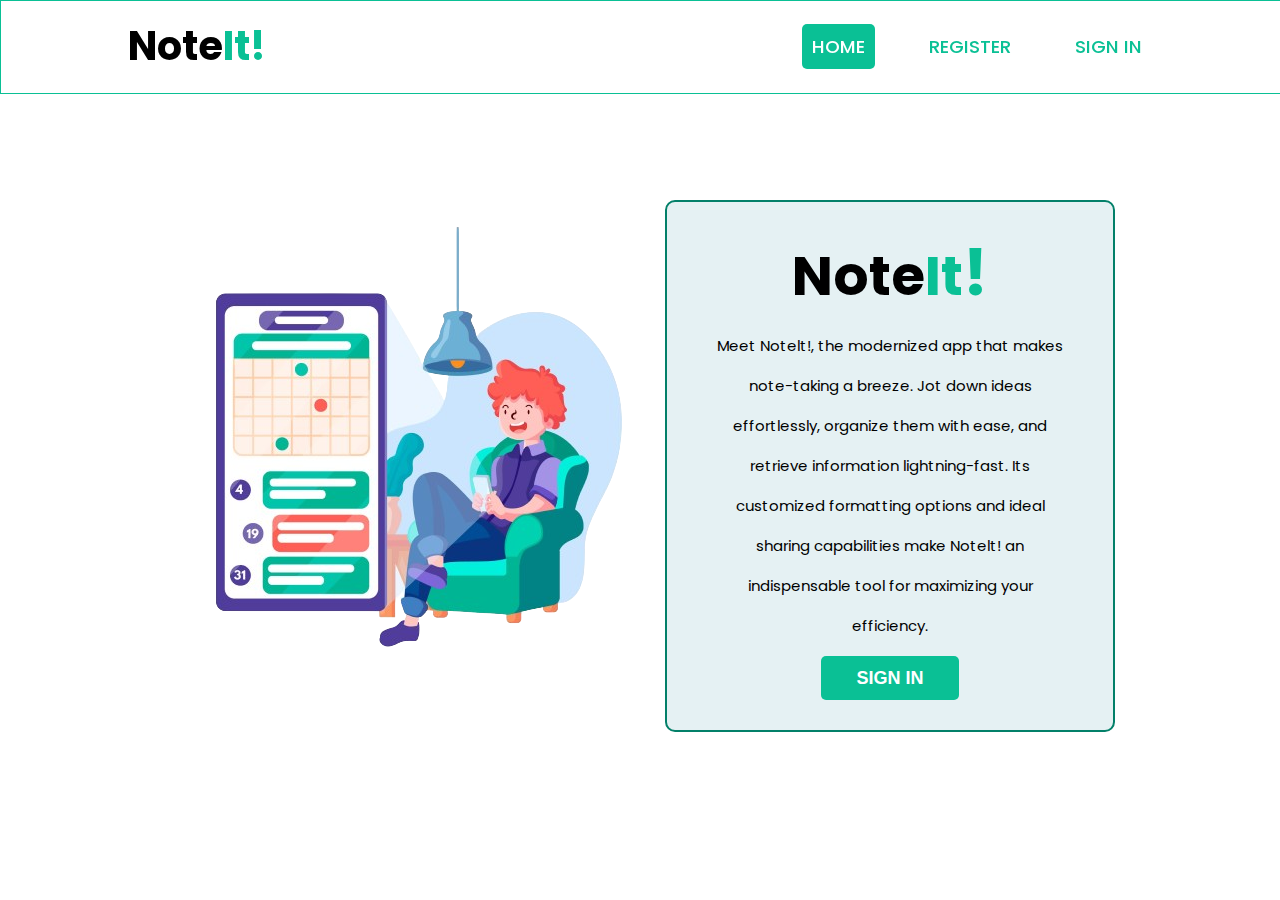
<file: index.html>
<!DOCTYPE html>
<html lang="en">
<head>
    <meta charset="UTF-8">
    <meta http-equiv="x-UA-Compatible" content="IE=edge">
    <meta name="viewport" content="width=d-wievicedth, initial-scale=1.0">
    <title>HOME PAGE</title>
    <link rel="stylesheet" href="style.css">
    <link href='https://unpkg.com/boxicons@2.1.4/css/boxicons.min.css' rel='stylesheet'>
   
</head>
<body>
    <header class="header">
        <h1><span class="hnote">Note</span><span class="it">It<span class="exclamation">!</span></span></h1>

         <input type="checkbox" id="check">
        <label for="check" class="icons">
            <i class='bx bx-menu' id="menu-icon"></i>
            <i class='bx bx-x' id="close-icon"></i>
        </label>

        <nav class="navbar">
            <a href="#" style="--i:0;" class="active">HOME</a>
            <a href="register.html" style="--i:0;">REGISTER</a>
            <a href="signin.html" style="--i:0;">SIGN IN</a>

        </nav>
    </header>
    <section class="homepage">
        <div class="home-image">
            <img src="pic1.png" alt="">
        </div>

        <div class="home-content">
            <h1><span class="homenote">Note</span><span class="homeit">It<span class="homeexclamation">!</span></span></h1>
        
        <p>Meet Notelt!, the modernized app that makes <br> note-taking a breeze. 
            Jot down ideas <br> effortlessly, organize them with ease, and <br> retrieve
            information lightning-fast. Its <br> customized formatting options and
            ideal <br>sharing capabilities make Notelt! an <br>indispensable tool for 
            maximizing your <br>efficiency.
            </p> 

            <a href="signin.html" class="btn">SIGN IN</a>

        </div>
    </section>


</body>
</html>
</file>
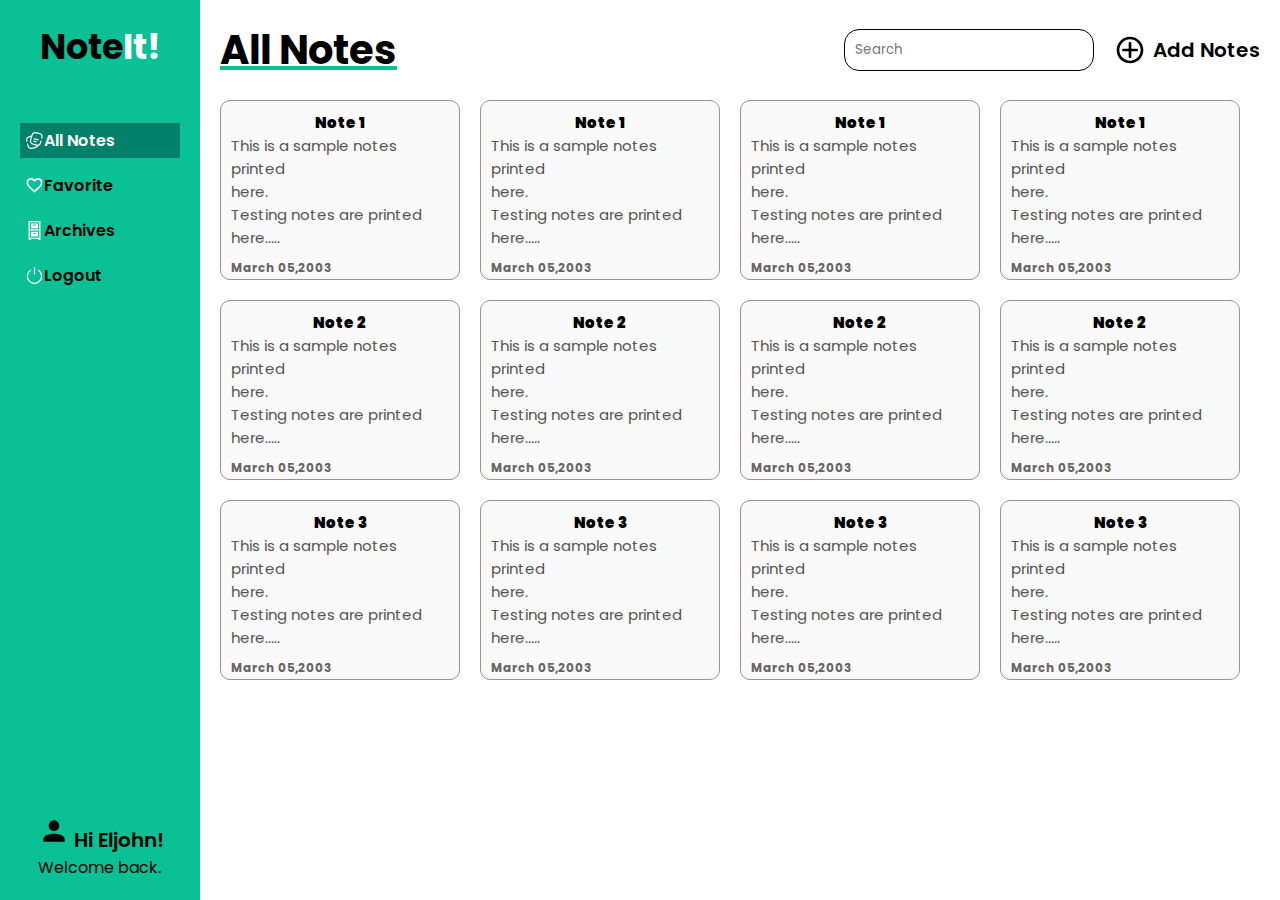
<file: admin.html>
<!DOCTYPE html>
<html lang="en">
<head>
    <meta charset="UTF-8">
    <meta name="viewport" content="width=device-width, initial-scale=1.0">
    <link rel="stylesheet" href="style.css">
    <title>Admin Page</title>
    <link rel="stylesheet" href="https://fonts.googleapis.com/css2?family=Material+Symbols+Outlined:opsz,wght,FILL,GRAD@24,400,0,0" />
</head>
<body>

    
    <div class="container">
        
        
        <div class="leftside">
            <div class="logo">
                <h1><span class="notees">Note</span><span class="it">It!</span></h1>  
            </div>

            <div class="admin-navbar">
                <div class="nav-item active">
                    <span class="solar--notes-broken"></span>
                    <span class="">All Notes</span>
                </div>
                <div class="nav-item">
                    <span class="material-symbols--favorite-outline"></span>
                    <span>Favorite</span>
                </div>  
                <div class="nav-item">
                    
                    <span class="vaadin--archives"></span>
                    <span>Archives</span>
                </div>
                <div class="nav-item">
                    <span class="hugeicons--logout-04"></span>
                    <a href="home.html" class="logout">Logout</a>
                </div>
                
            </div>
            <div class="welcome">
                <span class="mdi--user"></span>
                <span class="highlight-text">Hi Eljohn!</span> 
                <p>Welcome back.</p>
            </div>
            
        </div>
        <div class="notes">
            <div class="all-notes">
                <div>
                    <h1>All Notes</h1>
                </div>
                <div>
                    <div class="icon-text">
                        <input type="text" placeholder="Search">
                        <div class="add-note-container">
                            <span class="gg--add"></span>
                          <span class="addnotes">Add Notes</span>
                        </div>
                      </div>
                </div>
            </div>
            <div class="note123">
                <div class="note">
                    <h1>Note 1</h1>
                    <p>This is a sample notes printed <br> here.</p>
                    <p>Testing notes are printed here.....</p>
                    <h5>March 05,2003</h5>
                </div> 
                <div class="note">
                    <h1>Note 1</h1>
                    <p>This is a sample notes printed <br> here.</p>
                    <p>Testing notes are printed here.....</p>
                    <h5>March 05,2003</h5>
                </div> 
                <div class="note">
                    <h1>Note 1</h1>
                    <p>This is a sample notes printed <br> here.</p>
                    <p>Testing notes are printed here.....</p>
                    <h5>March 05,2003</h5>
                </div> 
                <div class="note">
                    <h1>Note 1</h1>
                    <p>This is a sample notes printed <br> here.</p>
                    <p>Testing notes are printed here.....</p>
                    <h5>March 05,2003</h5>
                </div>
            </div>
            <div class="note123">
                <div class="note">
                    <h1>Note 2</h1>
                    <p>This is a sample notes printed <br> here.</p>
                    <p>Testing notes are printed here.....</p>
                    <h5>March 05,2003</h5>
                </div> 
                <div class="note">
                    <h1 >Note 2</h1>
                    <p>This is a sample notes printed <br> here.</p>
                    <p>Testing notes are printed here.....</p>
                    <h5>March 05,2003</h5>
                </div> 
                <div class="note">
                    <h1>Note 2</h1>
                    <p>This is a sample notes printed <br> here.</p>
                    <p>Testing notes are printed here.....</p>
                    <h5>March 05,2003</h5>
                </div> 
                <div class="note">
                    <h1>Note 2</h1>
                    <p>This is a sample notes printed <br> here.</p>
                    <p>Testing notes are printed here.....</p>
                    <h5>March 05,2003</h5>
                </div>
            </div>
            <div class="note123">
                <div class="note">
                    <h1>Note 3</h1>
                    <p>This is a sample notes printed <br> here.</p>
                    <p>Testing notes are printed here.....</p>
                    <h5>March 05,2003</h5>
                </div> 
                <div class="note">
                    <h1>Note 3</h1>
                    <p>This is a sample notes printed <br> here.</p>
                    <p>Testing notes are printed here.....</p>
                    <h5>March 05,2003</h5>
                </div> 
                <div class="note">
                    <h1>Note 3</h1>
                    <p>This is a sample notes printed <br> here.</p>
                    <p>Testing notes are printed here.....</p>
                    <h5>March 05,2003</h5>
                </div> 
                <div class="note">
                    <h1>Note 3</h1>
                    <p>This is a sample notes printed <br> here.</p>
                    <p>Testing notes are printed here.....</p>
                    <h5>March 05,2003</h5>
                </div>
            </div>
            
        </div>
    </div>
</body>
</html>
</file>
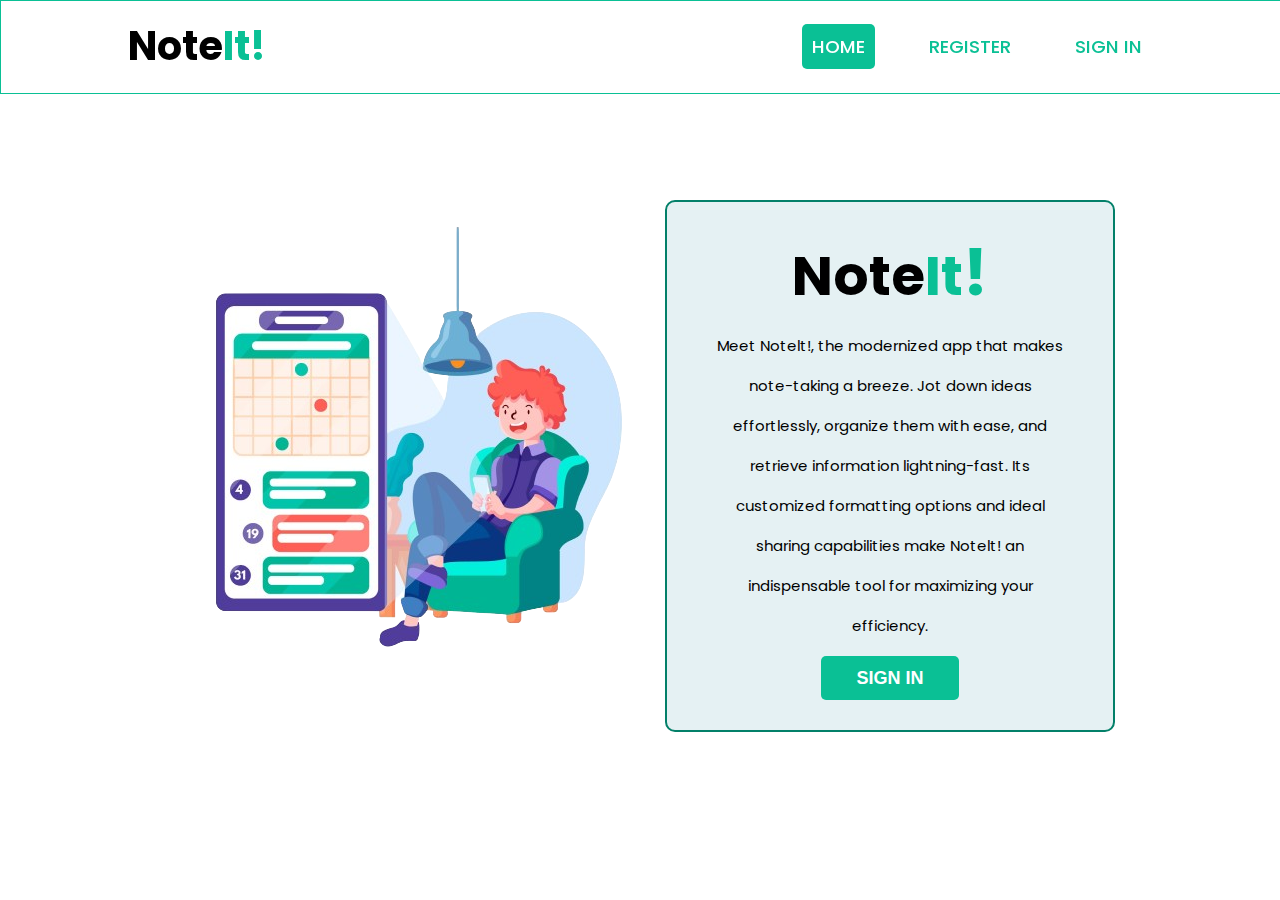
<file: home.html>
<!DOCTYPE html>
<html lang="en">
<head>
    <meta charset="UTF-8">
    <meta http-equiv="x-UA-Compatible" content="IE=edge">
    <meta name="viewport" content="width=d-wievicedth, initial-scale=1.0">
    <title>HOME PAGE</title>
    <link rel="stylesheet" href="style.css">
    <link href='https://unpkg.com/boxicons@2.1.4/css/boxicons.min.css' rel='stylesheet'>
   
</head>
<body>
    <header class="header">
        <h1><span class="hnote">Note</span><span class="it">It<span class="exclamation">!</span></span></h1>

         <input type="checkbox" id="check">
        <label for="check" class="icons">
            <i class='bx bx-menu' id="menu-icon"></i>
            <i class='bx bx-x' id="close-icon"></i>
        </label>

        <nav class="navbar">
            <a href="#" style="--i:0;" class="active">HOME</a>
            <a href="register.html" style="--i:0;">REGISTER</a>
            <a href="signin.html" style="--i:0;">SIGN IN</a>

        </nav>
    </header>
    <section class="homepage">
        <div class="home-image">
            <img src="pic1.png" alt="">
        </div>

        <div class="home-content">
            <h1><span class="homenote">Note</span><span class="homeit">It<span class="homeexclamation">!</span></span></h1>
        
        <p>Meet Notelt!, the modernized app that makes <br> note-taking a breeze. 
            Jot down ideas <br> effortlessly, organize them with ease, and <br> retrieve
            information lightning-fast. Its <br> customized formatting options and
            ideal <br>sharing capabilities make Notelt! an <br>indispensable tool for 
            maximizing your <br>efficiency.
            </p> 

            <a href="signin.html" class="btn">SIGN IN</a>

        </div>
    </section>


</body>
</html>
</file>
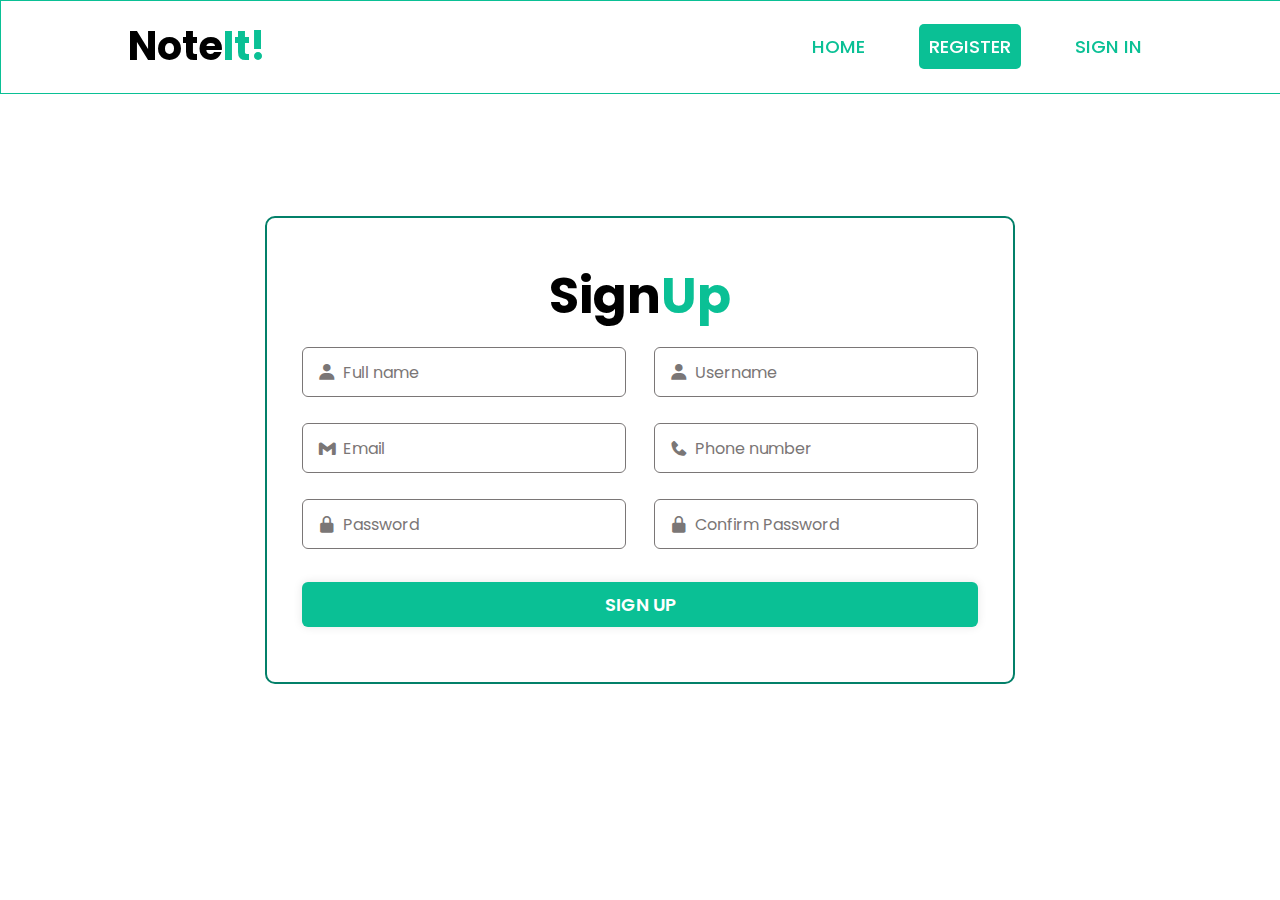
<file: register.html>
<!DOCTYPE html>
<html lang="en">
<head>
    <meta charset="UTF-8">
    <meta http-equiv="x-UA-Compatible" content="IE=edge">
    <meta name="viewport" content="width=d-wievicedth, initial-scale=1.0">
    <title>Registration</title>
    <link rel="stylesheet" href="style.css">
    <link href='https://unpkg.com/boxicons@2.1.4/css/boxicons.min.css' rel='stylesheet'>

</head>
<body>
    <header class="header">
        <h1><span class="hnote">Note</span><span class="it">It<span class="exclamation">!</span></span></h1>

         <input type="checkbox" id="check">
        <label for="check" class="icons">
            <i class='bx bx-menu' id="menu-icon"></i>
            <i class='bx bx-x' id="close-icon"></i>
        </label>

        <nav class="navbar">
            <a href="home.html" style="--i:0;">HOME</a>
            <a href="register.html" class="active" style="--i:0;">REGISTER</a>
            <a href="signin.html" style="--i:0;">SIGN IN</a>

        </nav>
    </header>
    <div class="wrapper">
        <form action="">
            <h1><span class="sign">Sign</span><span class="up">Up</span></h1>
            <div class="input-box">
                <div class="input-field">
                    <input type="text" placeholder="Full name" required>
                    <i class='bx bxs-user'></i>
                </div>
                <div class="input-field">
                    <input type="text" placeholder="Username" required>
                    <i class='bx bxs-user'></i>
                </div>
            </div>
            <div class="input-box">
                <div class="input-field">
                    <input type="email" placeholder="Email" required>
                    <i class='bx bxl-gmail'></i>
                </div>
                <div class="input-field">
                    <input type="number" placeholder="Phone number" required>
                    <i class='bx bxs-phone' ></i>
                </div>
            </div>
            <div class="input-box">
                <div class="input-field">
                    <input type="password" placeholder="Password" required>
                    <i class='bx bxs-lock-alt' ></i>

                </div>
                <div class="input-field">
                    <input type="password" placeholder="Confirm Password" required>
                    <i class='bx bxs-lock-alt' ></i>

                </div>
             

                <button type="button" class="registerbtn" onclick="location.href='signin.html'">SIGN UP</button>

            
            </div>
        </form>
    </div>
    
</body>
</html>
</file>
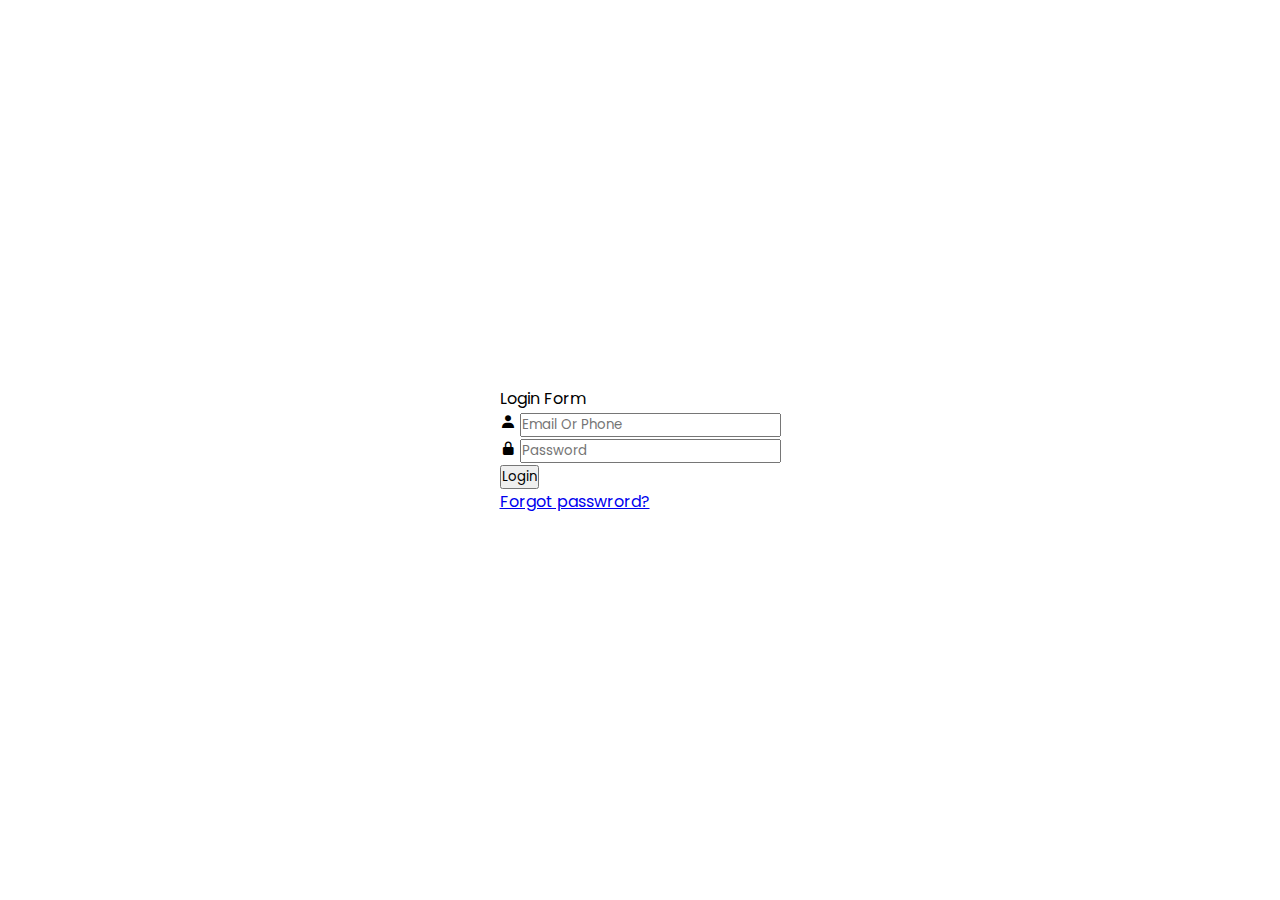
<file: sign.html>
<!DOCTYPE html>
<html lang="en">
<head>
    <meta charset="UTF-8">
    <meta name="viewport" content="width=device-width, initial-scale=1.0">
    <title>Login Page</title>
    <link rel="stylesheet" href="style.css">
    <link href='https://unpkg.com/boxicons@2.1.4/css/boxicons.min.css' rel='stylesheet'>
</head>
<body>
    <div class="sign-page">
        <div class="title"><span>Login Form</span></div>
        <form action="#">
            <div class="row">
                <i class='bx bxs-user' ></i>
                <input type="text" placeholder="Email Or Phone" required>
            </div>
            <div class="row">
                <i class='bx bxs-lock-alt' ></i>
                <input type="password" placeholder="Password" required>
            </div>
            <div class="row button">
                <input type="submit" value="Login">
                <div class="pass"><a href="#">Forgot passwrord?</a></div>
            </div>
        </form>
    </div>
</body>
</html>
</file>
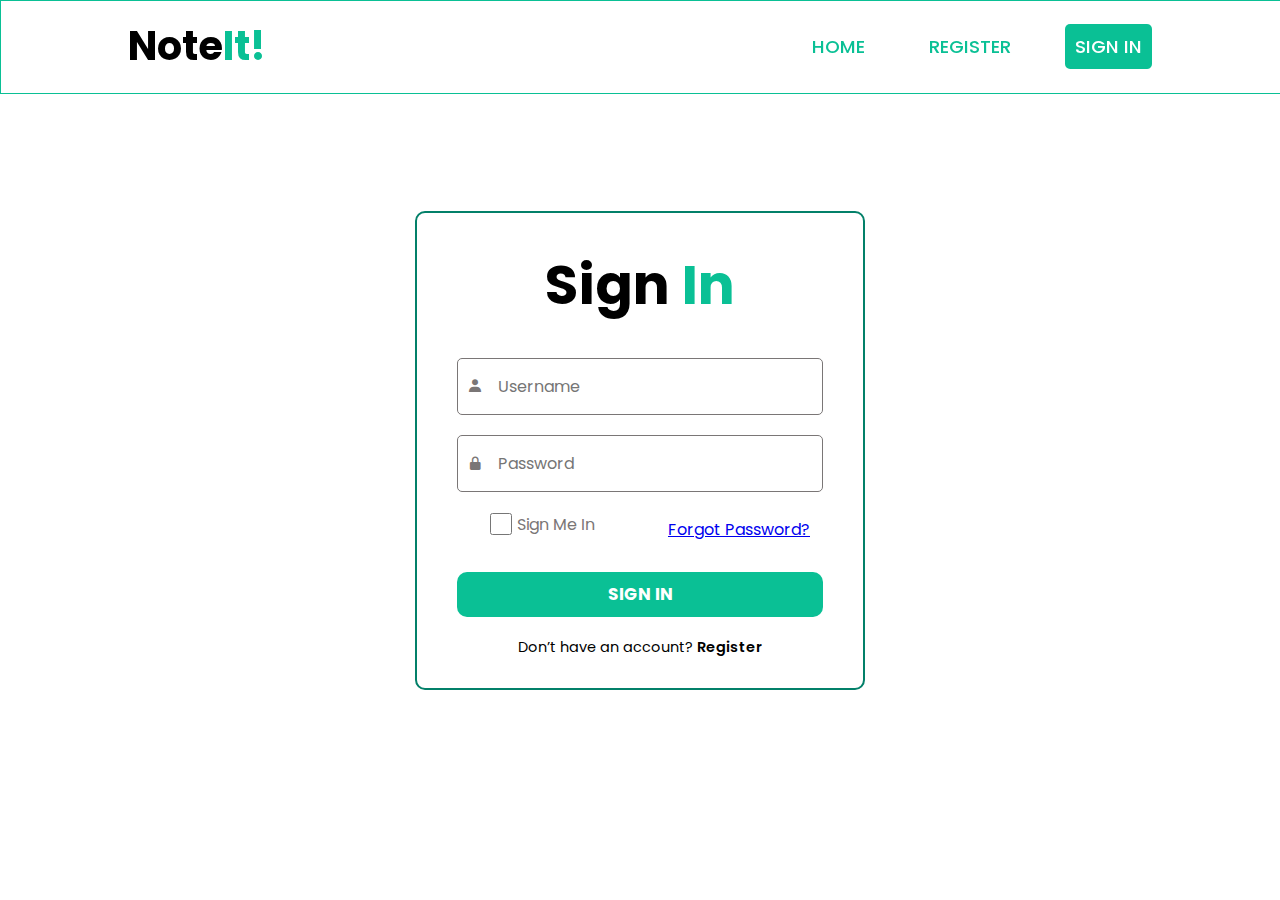
<file: signin.html>
<!DOCTYPE html>
<html lang="en">
<head>
    <meta charset="UTF-8">
    <meta http-equiv="X-UA-Compatible" content="IE=edge">
    <meta name="viewport" content="width=device-width, initial-scale=1.0">
    <title>Login Page</title>
    <link rel="stylesheet" href="style.css">
    <link href='https://unpkg.com/boxicons@2.1.4/css/boxicons.min.css' rel='stylesheet'>
</head>
<body>
    <header class="header">
        <h1><span class="hnote">Note</span><span class="it">It<span class="exclamation">!</span></span></h1>
        <input type="checkbox" id="check">
        <label for="check" class="icons">
            <i class='bx bx-menu' id="menu-icon"></i>
            <i class='bx bx-x' id="close-icon"></i>
        </label>
        <nav class="navbar">
            <a href="home.html" style="--i:0;">HOME</a>
            <a href="register.html" style="--i:0;">REGISTER</a>
            <a href="signin.html" class="active" style="--i:0;">SIGN IN</a>
        </nav>
    </header>
    <section class="home-login">
        <div class="login">
            <h1><span class="sign">Sign</span> <span class="in">In</span></h1>
            <div class="login-page">
                <div class="input-container">
                    <i class='bx bxs-user' aria-label="User icon"></i>
                    <input type="text" placeholder="Username" required/>
                </div>
                <div class="input-container">
                    <i class='bx bxs-lock-alt' aria-label="Lock icon"></i>
                    <input type="password" placeholder="Password" required/>
                </div>
                <div class="remember-forgot">
                    <div class="remember-me">
                        <input type="checkbox" id="remember">
                        <label for="remember">Sign Me In</label>
                    </div>
                    <a href="#">Forgot Password?</a>
                </div>
                <button type="button" class="sign-btn" onclick="location.href='admin.html'">SIGN IN</button>

                <div class="Register-link">
                    <p>Don’t have an account? <a href="register.html">Register</a></p>
                </div>
            </div>
        </div>
    </section>
</body>
</html>
</file>
<file: style.css>
@import url('https://fonts.googleapis.com/css2?family=Poppins:wght@300;400;500;600;700;800;900&display=swap');

* {
    margin: 0;
    padding: 0;
    box-sizing: border-box;
    font-family: 'Poppins', sans-serif;
}

.header {
    position: fixed;
    top: 0;
    left: 0%;
    width: 100%;
    padding: 1rem 10%;
    display: flex;
    justify-content: space-between;
    align-items: center;
    z-index: 100;
}
.header::before{
    content: '';
    position: absolute;
    top: 0;
    left: 0;
    width: 100%;
    height: 100%;
    background: transparent; 
    backdrop-filter: blur(50px);
    z-index: -1;
    border: 1px solid #0ac095;
    
}
.header::after{
    content: '';
    position: absolute;
    top: 0;
    left: -100%;
    width: 100%;
    height: 100%;
}

 .hnote {
    color: black;
 
}
.it {
    color: #0ac095;
}

header h1 {
    font-size: 40px;
    text-decoration: none;
  
}
.exclamation {
    font-size: 1em;
}

.navbar a {
    font-size: 1.15rem;
    color: #0ac095;
    text-decoration: none;
    font-weight: 500;
    margin-left: 2.5rem;
    margin-left: 2.5rem;
    padding: 10px;
    border-radius: 5px;
    transition: .3s;
    
    
}
.navbar a:hover,
.navbar a.active {
   color: white;
    background: #0ac095;
}
#check{
    display: none;
}
.icons{
    position: absolute;
    right: 5%;
    font-size: 2.8rem;
    color:#0ac095;
    cursor: pointer;
    display: none;
 
}


/*BREAKS POINT*/
@media (max-width: 992px){
    .header{
        padding: 1.3rem 5%;
    }
}
@media (max-width: 768px){
    .icons{
        display: inline-flex;
    }
    #check:checked~.icons #menu-icon{
        display: none;
    }
    
    .icons #close-icon{
        display: none;
    }
    #check:checked~.icons #close-icon{
        display: block;
    }
    .navbar{ 
        position: absolute;
        top: 100%;
        left: 0;
        width: 100%;
        height: 0;
        background: rgb(0, 0, 0, .1);
        backdrop-filter: blur(15px);
        box-shadow: 0 .5rem 1rem rgb(0, 0, 0, .1);
        overflow: hidden;
        transition: .3s ;
    }
    #check:checked~.navbar{
        height: 17.7rem;
    }
    .navbar a{
        display: block;
        font-size: 1.1rem;
        margin: 1.5rem 0;
        text-align: center;
        transform: translateY(-50px);
        opacity: 0;
        transition: .3s ease;
    }
    #check:checked~.navbar a{
        transform: translateY(0);
        opacity: 1;
        transition-delay: calc(.15s * var(--i));
}

}


.homepage {
    height: 100vh;
    display: flex;
    align-items: center;
    justify-content: space-between;
    padding: 0 10%;
    background-color: white;
}

.home-image {
    display: flex;
    justify-content: center;
    align-items: center;
    width: 500px;
    height: 500px;
}

.home-image img {
    position: relative;
    max-width: 100%; /* Make the image responsive */
    height: auto; /* Maintain aspect ratio */
}

.home-content {
    margin-top: 2rem;
    width: 450px;
    padding: 20px;
    color: black;
    text-align: center;
    background-color: rgb(229, 241, 243);
    line-height: 2.5rem;
    border: 2px solid #038069; 
    border-radius: 10px;
}

.home-content .homenote {
    color: black;
}

.home-content .homeit {
    color: #0ac095;
}

.home-content .homeexclamation {
    font-size: 1.2em;
}

.home-content h1 {
    font-size: 55px;
    line-height: 100px;
}

.home-content p {
    font-size: 15px;
}

.btn {
    padding: 12px 35px;
    font-family: "Roboto", sans-serif;
    font-size: 18px;
    font-weight: bold;
    background-color: #0ac095;
    text-align: center;
    text-decoration: none;
    color: white;
    border-radius: 5px;
    transition: 0.5s;
    line-height: 4rem;
}

.btn:hover {
    box-shadow: none;
    color: white;
}

/* Responsive Styles */
@media (max-width: 768px) {
    .header {
        padding: 15px 5%;
    }

    header h1 {
        font-size: 30px;
    }

    .navbar a {
        font-size: 16px;
        margin-left: 20px;
    }

    .homepage {
        flex-direction: column;
        padding: 0 5%;
        align-items: center;
    }

    .home-image {
        width: 90%; /* Make the image container responsive */
        height: auto;
    }

    .home-content {
        width: 90%;
        margin-right: 0; /* Center align content */
    }

    .home-content h1 {
        font-size: 40px;
        line-height: 60px;
    }

    .home-content p {
        font-size: 14px;
    }

    .btn {
        font-size: 16px;
    }
}

@media (max-width: 480px) {
    .header {
        padding: 10px 2%;
    }

    .navbar a {
        font-size: 14px;
        margin-left: 10px;
    }

    .home-content h1 {
        font-size: 35px;
        line-height: 50px;
    }

    .btn {
        padding: 10px 20px;
        font-size: 14px;
    }
}

/****************************************************Sign In css****************************************/
.home-login {
    height: 100vh;
    background-color: white;
    display: flex;
    align-items: center;
    justify-content: center;
    padding: 0 10%;
   
}

.login {
    width: 450px;
    background: transparent;
    color: black;
    padding: 30px 40px;
    border: 2px solid #038069; 
    border-radius: 10px;
}

.login .sign {
    color: black;
}

.login .in {
    color: #0ac095;
    
}

.login h1 {
    font-size: 55px;
    text-align: center;
}

.login-page {
    display: flex;
    flex-direction: column;
    align-items: center;
    margin-top: 2em;
}

.login-page label {
    margin-bottom: 10px;
    font-size: 1rem;
    color: rgb(122, 118, 118);
}

.input-container {
    position: relative;
    width: 100%;
    max-width: 400px;
    margin-bottom: 10px;
}

.input-container i {
     margin-top: -5px;
    position: absolute;
    left: 10px; 
    top: 50%;
    transform: translateY(-50%); 
    color: rgb(122, 118, 118); 
}

.login-page input {
    padding: 15px 15px 15px 40px; 
    margin-bottom: 10px;
    border: 1px solid rgb(122, 118, 118);
    border-radius: 5px;
    width: 100%;
    font-size: 16px;
}

.remember-forgot {
    display: flex;
    align-items: center;
    justify-content: space-between;
    margin-bottom: 15px;
    width: 100%;
    max-width: 300px;
}

.remember-me {
    display: flex;
    align-items: center;
}

.remember-me label {
    margin-left: 5px; 
}

.remember-forgot input[type="checkbox"] {
    
    width: 22px;
    height: 22px;
}

.remember-forgot a {
    font-size: 1rem;
    text-decoration: underline;
    margin-right: -20px;
}

.sign-btn {
    display: inline-block;
    width: 100%;
    height: 45px;
    color: white;
    background-color: #0ac095;
    border: none;
    border-radius: 10px;
    font-weight: 700;
    cursor: pointer;
    font-size: 17px;
    margin-top: 10px;
    text-align: center;
    align-items: center;
    line-height: 45px;
    text-decoration: none;
}

.sign-btn:hover {
    color: white;
}

.login .Register-link {
    font-size: 14.5px;
    text-align: center;
    margin-top: 20px;
}

.Register-link p a {
    color: black;
    text-decoration: none;
    font-weight: 600;
}

.Register-link p a:hover {
    text-decoration: underline;
}




/* Responsive Styles */

@media (max-width: 768px) {
    .header {
        padding: 15px 5%;
        flex-direction: column;
        align-items: flex-start;
    }

    header h1 {
        font-size: 30px;
    }

    .navbar a {
        font-size: 16px;
        margin-left: 20px;
    }

    .home {
        padding: 0 5%;
    }

    .login {
        width: 90%;
        padding: 20px;
    }

    .login h1 {
        font-size: 40px;
    }

    .login-page input {
        max-width: 100%;
    }
}

@media (max-width: 480px) {
    .header {
        padding: 10px 2%;
    }

    .navbar a {
        font-size: 14px;
        margin-left: 10px;
    }

    .login h1 {
        font-size: 35px;
    }

    .login .btn {
        height: 40px;
        font-size: 15px;
    }

    .login .Register-link {
        font-size: 13px;
    }
}


/************************************************************Admin css*********************************************************************/
@import url('https://fonts.googleapis.com/css2?family=Poppins:wght@300;400;500;600;700;800;900&display=swap');

* {
    margin: 0;
    padding: 0;
    box-sizing: border-box;
    font-family: 'Poppins', sans-serif;
}

.container {
    display: flex;
    width: 100%;
    height: 100vh;
    background-color: white;
}

/* Left Sidebar */
.leftside {
    width: 200px;
    background-color: #0ac095;
    padding: 20px;
    display: flex;
    flex-direction: column;
    overflow-y: auto; /* Allow scrolling if content overflows */
}

.logo {
    margin-bottom: 20px; 
}

.logo h1 {
    margin: 0;
    font-size: 35px; 
    color: white; 
}

.logo .notees {
    color: black; 
}

.logo .it {
    color: white; 
}

.admin-navbar {
    display: flex;
    flex-direction: column;
    gap: 10px; 
    margin-top: 30px;
}

.nav-item {
    display: flex;
    align-items: center; 
    color: black; 
    cursor: pointer; 
    font-weight: 600;
    padding: 5px;
    transition: background-color 0.3s;
}

.nav-item:hover,
.nav-item.active {
    color: #fff; 
    background-color: #038069;
}

.nav-item a {
    text-decoration: none;
    color: black;
}


.solar--notes-broken {
    display: inline-block;
    width: 1.2em;
    height: 1.2em;
    --svg: url("data:image/svg+xml,%3Csvg xmlns='http://www.w3.org/2000/svg' viewBox='0 0 24 24'%3E%3Cg fill='none' stroke='%23000' stroke-linecap='round' stroke-width='1.5'%3E%3Cpath d='m11.777 10l4.83 1.294M11 12.898l2.898.776m6.414-1.027c-.605 2.255-.907 3.383-1.592 4.114a4 4 0 0 1-2.01 1.161q-.145.034-.295.052c-.915.113-2.032-.186-4.064-.73c-2.255-.605-3.383-.907-4.114-1.592a4 4 0 0 1-1.161-2.011c-.228-.976.074-2.103.679-4.358l.517-1.932l.244-.905c.455-1.666.761-2.583 1.348-3.21a4 4 0 0 1 2.01-1.16c.976-.228 2.104.074 4.36.679c2.254.604 3.382.906 4.113 1.59a4 4 0 0 1 1.161 2.012c.161.69.057 1.456-.231 2.643'/%3E%3Cpath stroke-linejoin='round' d='M3.272 16.647c.604 2.255.907 3.383 1.592 4.114a4 4 0 0 0 2.01 1.161c.976.227 2.104-.075 4.36-.679c2.254-.604 3.382-.906 4.113-1.591a4 4 0 0 0 1.068-1.678M8.516 6.445q-.527.137-1.165.31c-2.255.604-3.383.906-4.114 1.59a4 4 0 0 0-1.161 2.012c-.161.69-.057 1.456.231 2.643'/%3E%3C/g%3E%3C/svg%3E");
    background-color: currentColor;
    -webkit-mask-image: var(--svg);
    mask-image: var(--svg);
    -webkit-mask-repeat: no-repeat;
    mask-repeat: no-repeat;
    -webkit-mask-size: 100% 100%;
    mask-size: 100% 100%;
    size: 20px;
    color: white;
  }
  .material-symbols--favorite-outline {
    display: inline-block;
    width: 1.2em;
    height: 1.2em;
    --svg: url("data:image/svg+xml,%3Csvg xmlns='http://www.w3.org/2000/svg' viewBox='0 0 24 24'%3E%3Cpath fill='%23000' d='m12 21l-1.45-1.3q-2.525-2.275-4.175-3.925T3.75 12.812T2.388 10.4T2 8.15Q2 5.8 3.575 4.225T7.5 2.65q1.3 0 2.475.55T12 4.75q.85-1 2.025-1.55t2.475-.55q2.35 0 3.925 1.575T22 8.15q0 1.15-.387 2.25t-1.363 2.412t-2.625 2.963T13.45 19.7zm0-2.7q2.4-2.15 3.95-3.687t2.45-2.675t1.25-2.026T20 8.15q0-1.5-1-2.5t-2.5-1q-1.175 0-2.175.662T12.95 7h-1.9q-.375-1.025-1.375-1.687T7.5 4.65q-1.5 0-2.5 1t-1 2.5q0 .875.35 1.763t1.25 2.025t2.45 2.675T12 18.3m0-6.825'/%3E%3C/svg%3E");
    background-color: currentColor;
    -webkit-mask-image: var(--svg);
    mask-image: var(--svg);
    -webkit-mask-repeat: no-repeat;
    mask-repeat: no-repeat;
    -webkit-mask-size: 100% 100%;
    mask-size: 100% 100%;
    color: white;
  }
  .vaadin--archives {
    display: inline-block;
    width: 1.2em;
    height: 1.2em;
    --svg: url("data:image/svg+xml,%3Csvg xmlns='http://www.w3.org/2000/svg' viewBox='0 0 16 16'%3E%3Cpath fill='%23000' d='M11 2H5v4h6zM9 4H7V3h2z'/%3E%3Cpath fill='%23000' d='M3 0v16h2v-1h6v1h2V0zm9 14H4V8h8zm0-7H4V1h8z'/%3E%3Cpath fill='%23000' d='M11 9H5v4h6zm-2 2H7v-1h2z'/%3E%3C/svg%3E");
    background-color: currentColor;
    -webkit-mask-image: var(--svg);
    mask-image: var(--svg);
    -webkit-mask-repeat: no-repeat;
    mask-repeat: no-repeat;
    -webkit-mask-size: 100% 100%;
    mask-size: 100% 100%;
    color: white;
  }
  .hugeicons--logout-04 {
    display: inline-block;
    width: 1.2em;
    height: 1.2em;
    --svg: url("data:image/svg+xml,%3Csvg xmlns='http://www.w3.org/2000/svg' viewBox='0 0 24 24'%3E%3Cpath fill='none' stroke='%23000' stroke-linecap='round' stroke-linejoin='round' stroke-width='1.5' d='M7.023 5.5a9 9 0 1 0 9.953 0M12 2v8' color='%23000'/%3E%3C/svg%3E");
    background-color: currentColor;
    -webkit-mask-image: var(--svg);
    mask-image: var(--svg);
    -webkit-mask-repeat: no-repeat;
    mask-repeat: no-repeat;
    -webkit-mask-size: 100% 100%;
    mask-size: 100% 100%;
    color: white;
  }
  .mdi--user {
    display: inline-block;
    width: 2em;
    height: 2em;
    --svg: url("data:image/svg+xml,%3Csvg xmlns='http://www.w3.org/2000/svg' viewBox='0 0 24 24'%3E%3Cpath fill='%23000' d='M12 4a4 4 0 0 1 4 4a4 4 0 0 1-4 4a4 4 0 0 1-4-4a4 4 0 0 1 4-4m0 10c4.42 0 8 1.79 8 4v2H4v-2c0-2.21 3.58-4 8-4'/%3E%3C/svg%3E");
    background-color: currentColor;
    -webkit-mask-image: var(--svg);
    mask-image: var(--svg);
    -webkit-mask-repeat: no-repeat;
    mask-repeat: no-repeat;
    -webkit-mask-size: 100% 100%;
    mask-size: 100% 100%;
  }
  .gg--add {
    display: inline-block;
    width: 2em;
    height: 2em;
    --svg: url("data:image/svg+xml,%3Csvg xmlns='http://www.w3.org/2000/svg' viewBox='0 0 24 24'%3E%3Cg fill='%23000' fill-rule='evenodd' clip-rule='evenodd'%3E%3Cpath d='M2 12C2 6.477 6.477 2 12 2s10 4.477 10 10s-4.477 10-10 10S2 17.523 2 12m10-8a8 8 0 1 0 0 16a8 8 0 0 0 0-16'/%3E%3Cpath d='M13 7a1 1 0 1 0-2 0v4H7a1 1 0 1 0 0 2h4v4a1 1 0 1 0 2 0v-4h4a1 1 0 1 0 0-2h-4z'/%3E%3C/g%3E%3C/svg%3E");
    background-color: currentColor;
    -webkit-mask-image: var(--svg);
    mask-image: var(--svg);
    -webkit-mask-repeat: no-repeat;
    mask-repeat: no-repeat;
    -webkit-mask-size: 100% 100%;
    mask-size: 100% 100%;
  }
/* Welcome Section */
.welcome {
    margin-top: auto; 
    margin-left: 18px;
}

.highlight-text {
    font-weight: 600;
    font-size: 20px; 
}

/* Main Content */
.notes {
    width: calc(100% - 200px); 
    padding: 20px;
    overflow-y: auto; 
}

.all-notes {
    display: flex;
    justify-content: space-between;
    align-items: center;
    margin-bottom: 20px;
}

.all-notes h1 {
    color: black;
    font-size: 40px;
    text-decoration: underline #0ac095;
}

.icon-text {
    display: flex; 
    align-items: center; 
}

.add-note-container {
    display: flex;
    align-items: center; 
    gap: 7px;
}

.addnotes {
    font-size: 20px;
    font-weight: 600;
}

.all-notes input {
    padding: 10px;
    border-radius: 15px;
    border: solid 1px;
    width: 250px;
    margin-right: 20px; 
}

.note123 {
    display: flex;
    flex-wrap: wrap; 
    gap: 20px; 
    margin-top: 20px;
}

.note {
    width: calc(25% - 20px); 
    height: 180px;
    border: solid 1px rgb(152, 147, 147);
    border-radius: 10px;
    padding: 10px;
    background-color: #f9f9f9; 
    transition: box-shadow 0.3s;
}

.note:hover {
    box-shadow: 0 2px 10px rgba(0, 0, 0, 0.1); 
}

.note h1 {
    font-size: 15px;
    color: #000;
    font-weight: 900;
}

.note p {
    color: rgb(86, 83, 83);
    font-size: 15px;
    margin: 0;
}

.note h5 {
    color: #696363;
    margin: 0;
    padding-top: 10px; 
    margin-left: 0; 
    font-size: 12px; 
}

/* Responsive Styles */
@media (max-width: 700px) {
    .leftside {
        width: 150px;
    }

    .notes {
        width: calc(100% - 150px);
    }

    .note {
        width: calc(50% - 20px); 
    }
}

@media (max-width: 480px) {
    .leftside {
        width: 100%;
        position: absolute;
        height: 100vh;
        z-index: 1;
    }

    .notes {
        width: 100%;
        margin-top: 60px; 
        overflow-y: auto; /* Enable scrolling */
    }

    .note {
        width: 100%; 
    }

    .all-notes input {
        width: 100%; 
    }
}

/*************************************************************Register css************************************************************/
body{
    display: flex;
    justify-content: center;
    align-items: center;
    min-height: 100vh;
    background: transparent;


}
.wrapper{
    margin-top: 40px;
    width: 750px;
    background: transparent;
    border: 2px solid #038069; 
    border-radius: 10px;
    color: #fff;
    padding: 40px 35px 55px;
    margin: 0 10px;

}
 .sign {
    color: black;
    
}

 .up {
    color: #0ac095;
   
}

  h1 {
    font-size: 50px;
    text-align: center;
   
}

.wrapper .input-box{
    display: flex;
    justify-content: space-between;
    flex-wrap: wrap;
    
    
}
.input-box .input-field{
    position: relative;
    width: 48%;
    height: 50px;
    margin: 13px 0;

}
.input-box .input-field input{
    width: 100%;
    height: 100%;
    background: transparent;
    border: 1px solid rgb(122, 118, 118);
    outline: none;
    font-size: 16px;
    color: rgb(122, 118, 118);
    border-radius: 6px;
    padding: 15px 15px 15px 40px;

}

.input-box .input-field input::placeholder{
    color: rgb(122, 118, 118);
}
.input-box .input-field i{
    position: absolute;
    left: 15px;
    top: 50%;
    transform: translateY(-50%);
    font-size: 20px;
    color: rgb(122, 118, 118);
}
.wrapper label{
    display: inline;
    font-size: 14.5px;
    margin: 10px 0 23px;
}
.wrapper label input{
    accent-color: #fff;
    margin-right: 5px;
     color: rgb(122, 118, 118);;
}
.wrapper .registerbtn{
    margin-top: 20px;
    width: 100%;
    height: 45px;
    background:#0ac095;
    color: white;
    border: none;
    outline: none;
    border-radius: 6px;
    box-shadow: 0 0 10px rgb(0, 0, 0, .1);
    cursor: pointer;
    font-size: 18px;
   font-weight: 600;

}
@media (max-width: 576px){
    .input-box .input-field {
        width: 100%;
        margin: 10px 0;
    }
}
</file>
